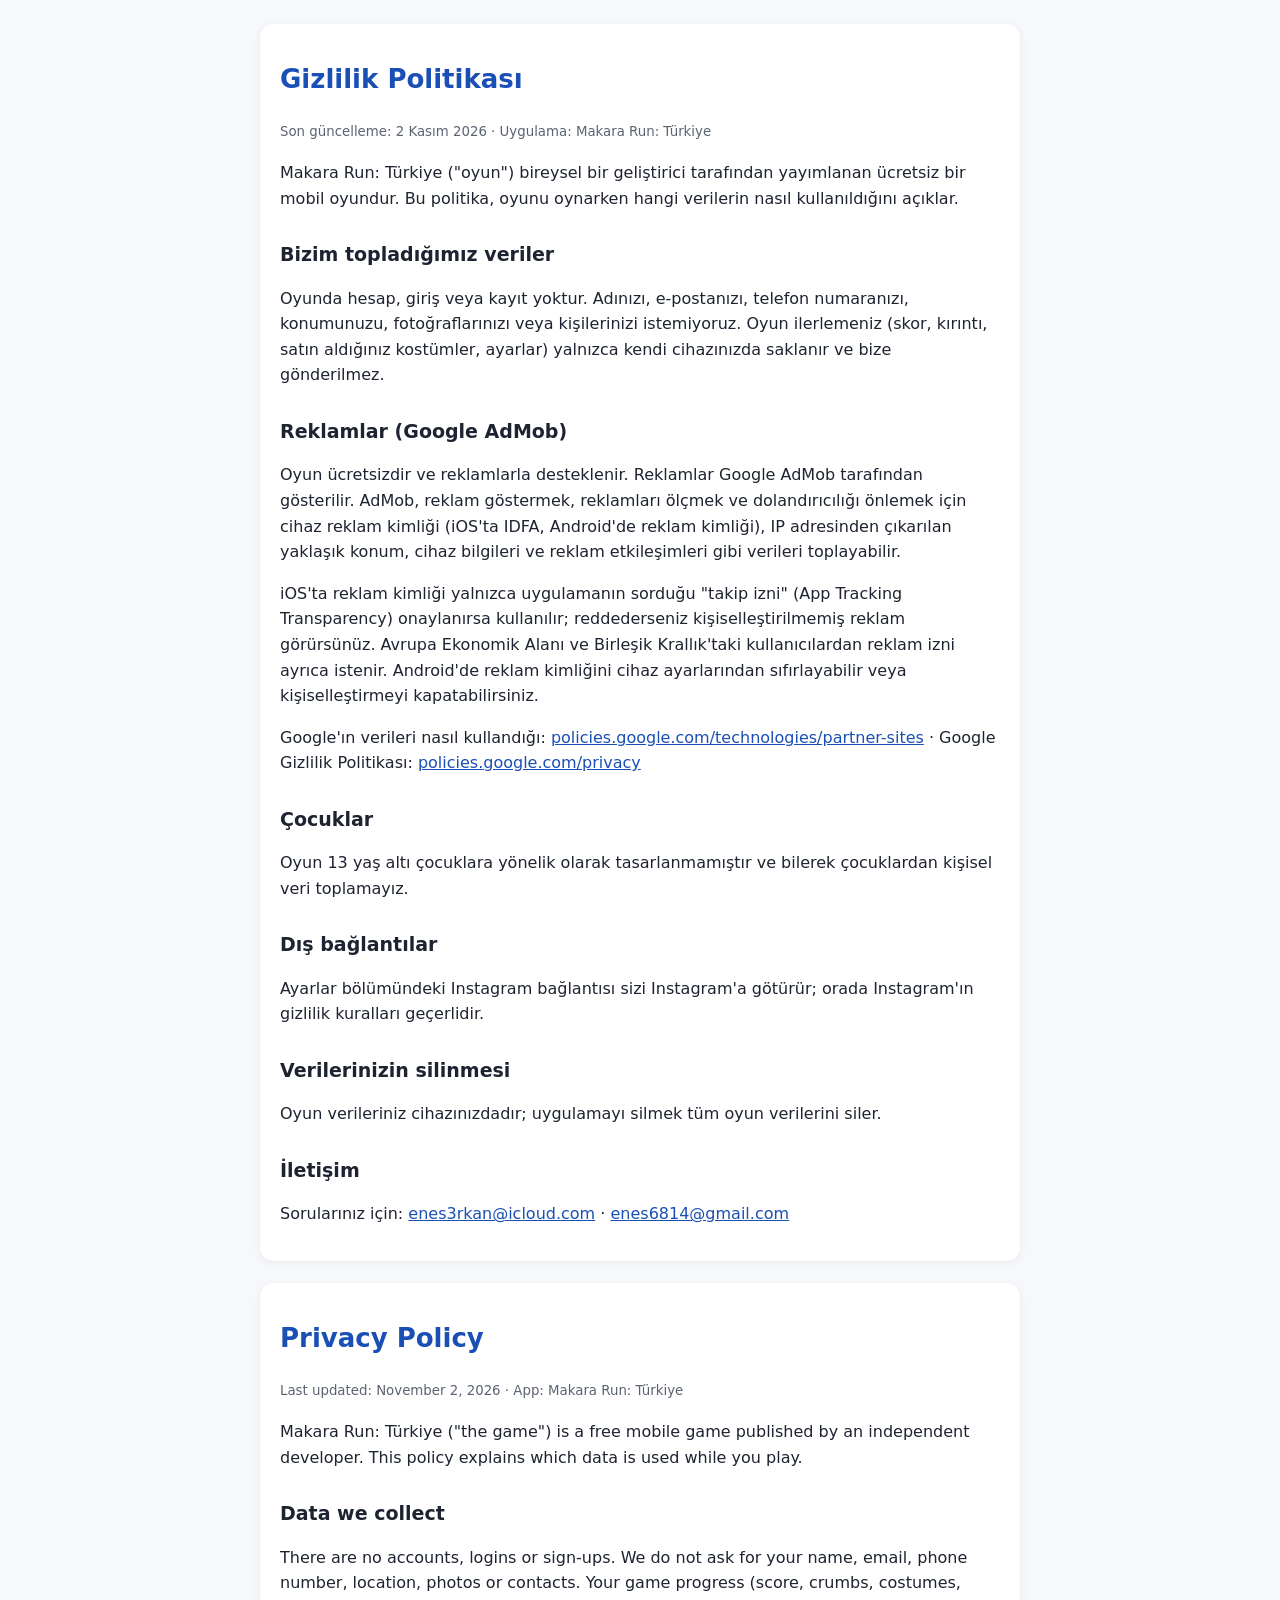
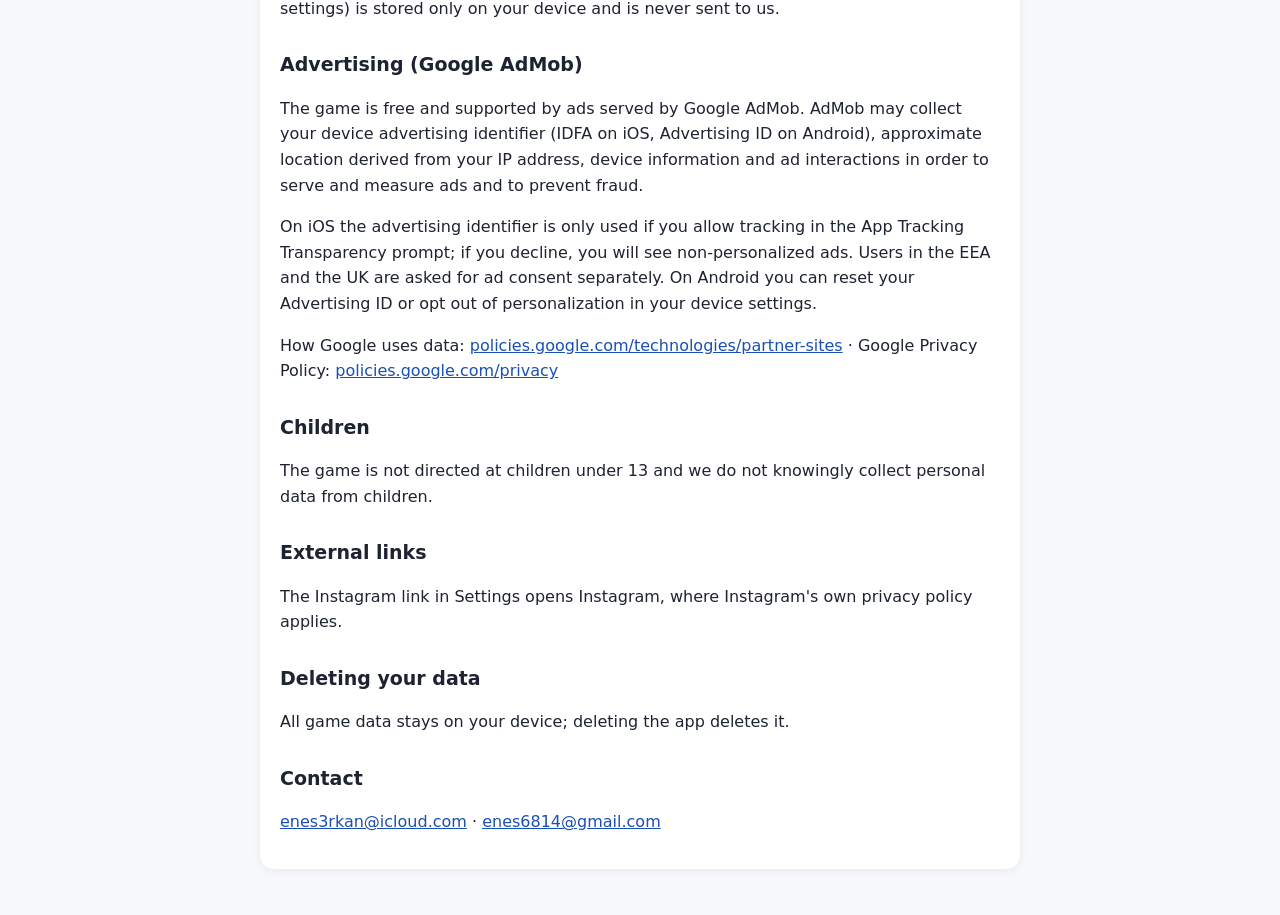
<file: privacy.html>
<!doctype html><html lang="tr"><head><meta charset="utf-8"><meta name="viewport" content="width=device-width,initial-scale=1">
<title>Makara Run: Türkiye – Gizlilik Politikası / Privacy Policy</title>
<style>body{font:16px/1.6 -apple-system,system-ui,Segoe UI,Roboto,sans-serif;max-width:760px;margin:0 auto;padding:24px 18px;color:#1d2330;background:#f6f8fb}h1{font-size:26px;color:#1a4fb5}h2{font-size:19px;margin-top:28px}a{color:#1a4fb5}.box{background:#fff;border-radius:14px;padding:18px 20px;box-shadow:0 2px 10px rgba(0,0,0,.06);margin-bottom:22px}small{color:#5b6372}</style></head><body>
<div class="box">
<h1>Gizlilik Politikası</h1>
<p><small>Son güncelleme: 2 Kasım 2026 · Uygulama: Makara Run: Türkiye</small></p>
<p>Makara Run: Türkiye ("oyun") bireysel bir geliştirici tarafından yayımlanan ücretsiz bir mobil oyundur. Bu politika, oyunu oynarken hangi verilerin nasıl kullanıldığını açıklar.</p>
<h2>Bizim topladığımız veriler</h2>
<p>Oyunda hesap, giriş veya kayıt yoktur. Adınızı, e-postanızı, telefon numaranızı, konumunuzu, fotoğraflarınızı veya kişilerinizi istemiyoruz. Oyun ilerlemeniz (skor, kırıntı, satın aldığınız kostümler, ayarlar) yalnızca kendi cihazınızda saklanır ve bize gönderilmez.</p>
<h2>Reklamlar (Google AdMob)</h2>
<p>Oyun ücretsizdir ve reklamlarla desteklenir. Reklamlar Google AdMob tarafından gösterilir. AdMob, reklam göstermek, reklamları ölçmek ve dolandırıcılığı önlemek için cihaz reklam kimliği (iOS'ta IDFA, Android'de reklam kimliği), IP adresinden çıkarılan yaklaşık konum, cihaz bilgileri ve reklam etkileşimleri gibi verileri toplayabilir.</p>
<p>iOS'ta reklam kimliği yalnızca uygulamanın sorduğu "takip izni" (App Tracking Transparency) onaylanırsa kullanılır; reddederseniz kişiselleştirilmemiş reklam görürsünüz. Avrupa Ekonomik Alanı ve Birleşik Krallık'taki kullanıcılardan reklam izni ayrıca istenir. Android'de reklam kimliğini cihaz ayarlarından sıfırlayabilir veya kişiselleştirmeyi kapatabilirsiniz.</p>
<p>Google'ın verileri nasıl kullandığı: <a href="https://policies.google.com/technologies/partner-sites">policies.google.com/technologies/partner-sites</a> · Google Gizlilik Politikası: <a href="https://policies.google.com/privacy">policies.google.com/privacy</a></p>
<h2>Çocuklar</h2>
<p>Oyun 13 yaş altı çocuklara yönelik olarak tasarlanmamıştır ve bilerek çocuklardan kişisel veri toplamayız.</p>
<h2>Dış bağlantılar</h2>
<p>Ayarlar bölümündeki Instagram bağlantısı sizi Instagram'a götürür; orada Instagram'ın gizlilik kuralları geçerlidir.</p>
<h2>Verilerinizin silinmesi</h2>
<p>Oyun verileriniz cihazınızdadır; uygulamayı silmek tüm oyun verilerini siler.</p>
<h2>İletişim</h2>
<p>Sorularınız için: <a href="mailto:enes3rkan@icloud.com">enes3rkan@icloud.com</a> · <a href="mailto:enes6814@gmail.com">enes6814@gmail.com</a></p>
</div>
<div class="box" lang="en">
<h1>Privacy Policy</h1>
<p><small>Last updated: November 2, 2026 · App: Makara Run: Türkiye</small></p>
<p>Makara Run: Türkiye ("the game") is a free mobile game published by an independent developer. This policy explains which data is used while you play.</p>
<h2>Data we collect</h2>
<p>There are no accounts, logins or sign-ups. We do not ask for your name, email, phone number, location, photos or contacts. Your game progress (score, crumbs, costumes, settings) is stored only on your device and is never sent to us.</p>
<h2>Advertising (Google AdMob)</h2>
<p>The game is free and supported by ads served by Google AdMob. AdMob may collect your device advertising identifier (IDFA on iOS, Advertising ID on Android), approximate location derived from your IP address, device information and ad interactions in order to serve and measure ads and to prevent fraud.</p>
<p>On iOS the advertising identifier is only used if you allow tracking in the App Tracking Transparency prompt; if you decline, you will see non-personalized ads. Users in the EEA and the UK are asked for ad consent separately. On Android you can reset your Advertising ID or opt out of personalization in your device settings.</p>
<p>How Google uses data: <a href="https://policies.google.com/technologies/partner-sites">policies.google.com/technologies/partner-sites</a> · Google Privacy Policy: <a href="https://policies.google.com/privacy">policies.google.com/privacy</a></p>
<h2>Children</h2>
<p>The game is not directed at children under 13 and we do not knowingly collect personal data from children.</p>
<h2>External links</h2>
<p>The Instagram link in Settings opens Instagram, where Instagram's own privacy policy applies.</p>
<h2>Deleting your data</h2>
<p>All game data stays on your device; deleting the app deletes it.</p>
<h2>Contact</h2>
<p><a href="mailto:enes3rkan@icloud.com">enes3rkan@icloud.com</a> · <a href="mailto:enes6814@gmail.com">enes6814@gmail.com</a></p>
</div></body></html>
</file>
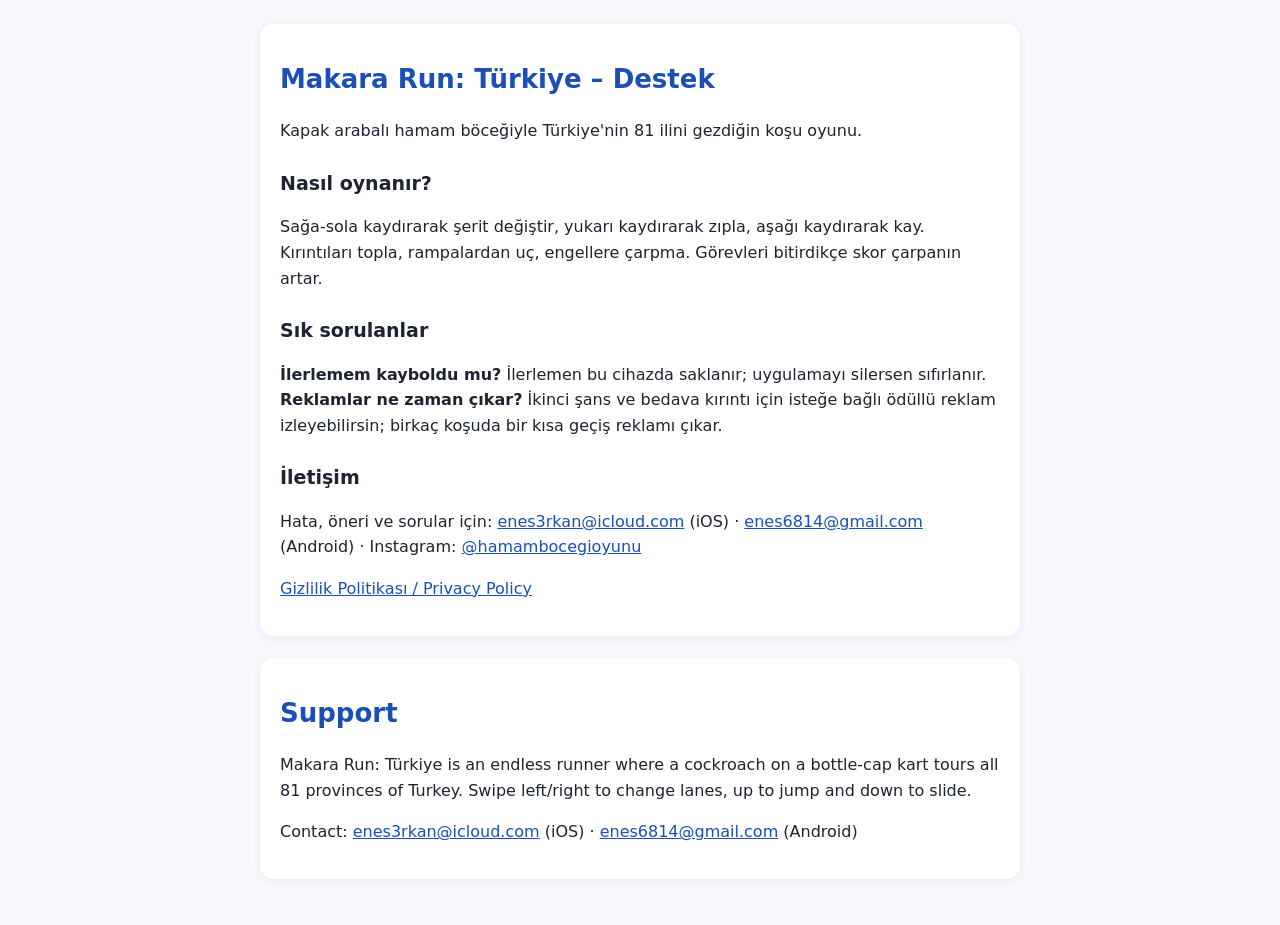
<file: support.html>
<!doctype html><html lang="tr"><head><meta charset="utf-8"><meta name="viewport" content="width=device-width,initial-scale=1">
<title>Makara Run: Türkiye – Destek / Support</title>
<style>body{font:16px/1.6 -apple-system,system-ui,Segoe UI,Roboto,sans-serif;max-width:760px;margin:0 auto;padding:24px 18px;color:#1d2330;background:#f6f8fb}h1{font-size:26px;color:#1a4fb5}h2{font-size:19px;margin-top:24px}a{color:#1a4fb5}.box{background:#fff;border-radius:14px;padding:18px 20px;box-shadow:0 2px 10px rgba(0,0,0,.06);margin-bottom:22px}</style></head><body>
<div class="box">
<h1>Makara Run: Türkiye – Destek</h1>
<p>Kapak arabalı hamam böceğiyle Türkiye'nin 81 ilini gezdiğin koşu oyunu.</p>
<h2>Nasıl oynanır?</h2>
<p>Sağa-sola kaydırarak şerit değiştir, yukarı kaydırarak zıpla, aşağı kaydırarak kay. Kırıntıları topla, rampalardan uç, engellere çarpma. Görevleri bitirdikçe skor çarpanın artar.</p>
<h2>Sık sorulanlar</h2>
<p><b>İlerlemem kayboldu mu?</b> İlerlemen bu cihazda saklanır; uygulamayı silersen sıfırlanır.<br>
<b>Reklamlar ne zaman çıkar?</b> İkinci şans ve bedava kırıntı için isteğe bağlı ödüllü reklam izleyebilirsin; birkaç koşuda bir kısa geçiş reklamı çıkar.</p>
<h2>İletişim</h2>
<p>Hata, öneri ve sorular için: <a href="mailto:enes3rkan@icloud.com">enes3rkan@icloud.com</a> (iOS) · <a href="mailto:enes6814@gmail.com">enes6814@gmail.com</a> (Android) · Instagram: <a href="https://www.instagram.com/hamambocegioyunu/">@hamambocegioyunu</a></p>
<p><a href="privacy.html">Gizlilik Politikası / Privacy Policy</a></p>
</div>
<div class="box" lang="en">
<h1>Support</h1>
<p>Makara Run: Türkiye is an endless runner where a cockroach on a bottle-cap kart tours all 81 provinces of Turkey. Swipe left/right to change lanes, up to jump and down to slide.</p>
<p>Contact: <a href="mailto:enes3rkan@icloud.com">enes3rkan@icloud.com</a> (iOS) · <a href="mailto:enes6814@gmail.com">enes6814@gmail.com</a> (Android)</p>
</div></body></html>
</file>
